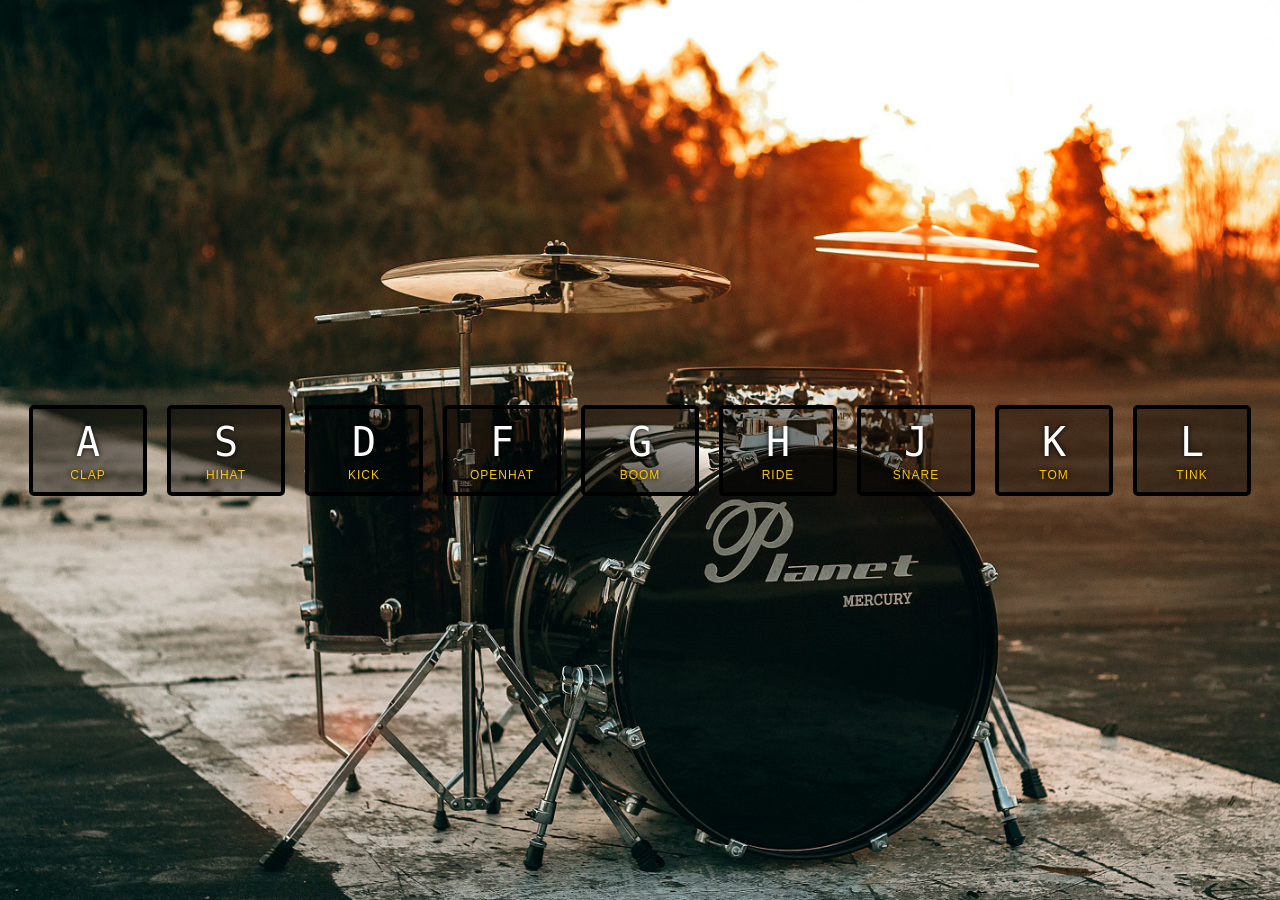
<file: Day-1 Drum Kit/index.html>
<!DOCTYPE html>
<html lang="en">

<head>
  <meta charset="UTF-8" />
  <title>JS Drum Kit</title>
  <link rel="stylesheet" href="style.css" />
  <link rel="icon" href="https://fav.farm/🔥" />
</head>

<body>
  <div class="keys">
    <div data-key="65" class="key">
      <kbd>A</kbd>
      <span class="sound">clap</span>
    </div>
    <div data-key="83" class="key">
      <kbd>S</kbd>
      <span class="sound">hihat</span>
    </div>
    <div data-key="68" class="key">
      <kbd>D</kbd>
      <span class="sound">kick</span>
    </div>
    <div data-key="70" class="key">
      <kbd>F</kbd>
      <span class="sound">openhat</span>
    </div>
    <div data-key="71" class="key">
      <kbd>G</kbd>
      <span class="sound">boom</span>
    </div>
    <div data-key="72" class="key">
      <kbd>H</kbd>
      <span class="sound">ride</span>
    </div>
    <div data-key="74" class="key">
      <kbd>J</kbd>
      <span class="sound">snare</span>
    </div>
    <div data-key="75" class="key">
      <kbd>K</kbd>
      <span class="sound">tom</span>
    </div>
    <div data-key="76" class="key">
      <kbd>L</kbd>
      <span class="sound">tink</span>
    </div>
  </div>

  <audio data-key="65" src="sounds/clap.wav"></audio>
  <audio data-key="83" src="sounds/hihat.wav"></audio>
  <audio data-key="68" src="sounds/kick.wav"></audio>
  <audio data-key="70" src="sounds/openhat.wav"></audio>
  <audio data-key="71" src="sounds/boom.wav"></audio>
  <audio data-key="72" src="sounds/ride.wav"></audio>
  <audio data-key="74" src="sounds/snare.wav"></audio>
  <audio data-key="75" src="sounds/tom.wav"></audio>
  <audio data-key="76" src="sounds/tink.wav"></audio>

  <script>
    function removeTransition(e) {
    if (e.propertyName !== 'transform') return;
    e.target.classList.remove('playing');
  }

  function playSoundFromKeyCode(keyCode) {
    const audio = document.querySelector(`audio[data-key="${keyCode}"]`);
    const key = document.querySelector(`div[data-key="${keyCode}"]`);
    if (!audio) return;

    key.classList.add('playing');
    audio.currentTime = 0;
    audio.play();
  }

  function playSound(e) {
    playSoundFromKeyCode(e.keyCode);
  }

  function handleClick(e) {
    const keyElement = e.currentTarget;
    const keyCode = keyElement.getAttribute('data-key');
    playSoundFromKeyCode(keyCode);
  }

  const keys = Array.from(document.querySelectorAll('.key'));
  keys.forEach(key => {
    key.addEventListener('transitionend', removeTransition);
    key.addEventListener('click', handleClick); // Add click support
  });

  window.addEventListener('keydown', playSound);
  </script>
</body>

</html>
</file>
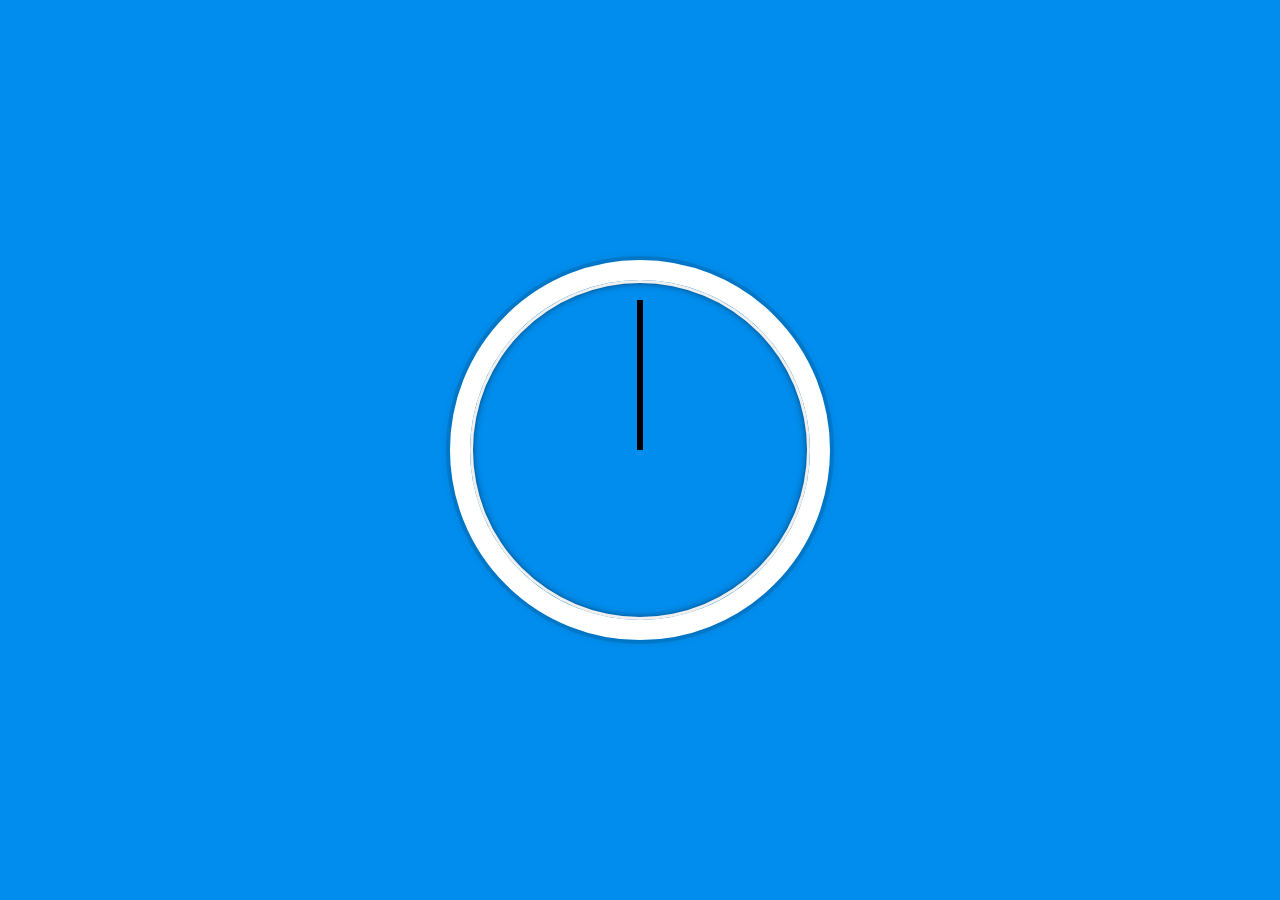
<file: Day-2 CSS + JS Clock/index.html>
<!DOCTYPE html>
<html lang="en">
<head>
  <meta charset="UTF-8">
  <title>JS + CSS Clock</title>
  <link rel="icon" href="https://fav.farm/🔥" />
</head>
<body>


    <div class="clock">
      <div class="clock-face">
        <div class="hand hour-hand"></div>
        <div class="hand min-hand"></div>
        <div class="hand second-hand"></div>
      </div>
    </div>


  <style>
    html {
      background: #018DED url(https://unsplash.it/1500/1000?image=881&blur=5);
      background-size: cover;
      font-family: 'helvetica neue';
      text-align: center;
      font-size: 10px;
    }

    body {
      margin: 0;
      font-size: 2rem;
      display: flex;
      flex: 1;
      min-height: 100vh;
      align-items: center;
    }

    .clock {
      width: 30rem;
      height: 30rem;
      border: 20px solid white;
      border-radius: 50%;
      margin: 50px auto;
      position: relative;
      padding: 2rem;
      box-shadow:
        0 0 0 4px rgba(0,0,0,0.1),
        inset 0 0 0 3px #EFEFEF,
        inset 0 0 10px black,
        0 0 10px rgba(0,0,0,0.2);
    }

    .clock-face {
      position: relative;
      width: 100%;
      height: 100%;
      transform: translateY(-3px); /* account for the height of the clock hands */
    }

    .hand {
      width: 50%;
      height: 6px;
      background: black;
      position: absolute;
      top: 50%;
      transform-origin: 100%;
      transform: rotate(90deg);
      transition: all 0.05s;
      transition-timing-function: cubic-bezier(0.1, 2.7, 0.58, 1);
    }

  </style>

  <script>
    const secondHand = document.querySelector('.second-hand');
    const minsHand = document.querySelector('.min-hand');
    const hoursHand = document.querySelector('.hour-hand');

    function setDate() {
      const now = new Date();
      const seconds = now.getSeconds();
      const secondsDegrees = ((seconds / 60) * 360) + 90;
      secondHand.style.transform = `rotate(${secondsDegrees}deg)`;

      const minutes = now.getMinutes();
      const minsDegrees = ((minutes / 60) * 360) + ((seconds/60)*6) + 90;
      minsHand.style.transform = `rotate(${minsDegrees}deg)`;

      const hour = now.getHours();
      const hoursDegrees = ((hour / 12) * 360) + ((minutes/60)*30) + 90;
      hoursHand.style.transform = `rotate(${hoursDegrees}deg)`;
      //console.log(seconds);
    }

    setInterval(setDate, 1000);

  </script>
</body>
</html>
</file>
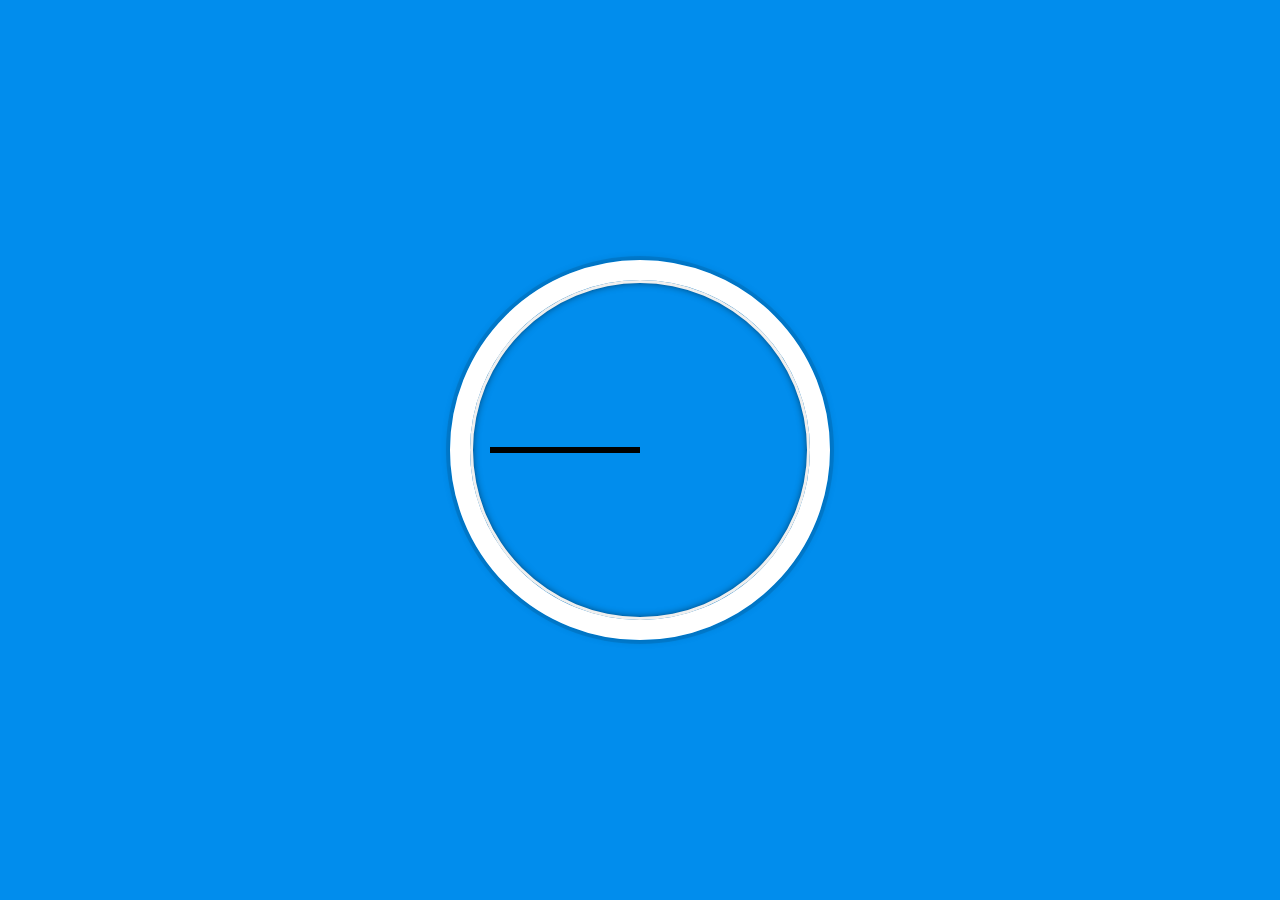
<file: Day-2 JS+CSS/index.html>
<!DOCTYPE html>
<html lang="en">
<head>
  <meta charset="UTF-8">
  <title>JS + CSS Clock</title>
  <link rel="icon" href="https://fav.farm/🔥" />
</head>
<body>


    <div class="clock">
      <div class="clock-face">
        <div class="hand hour-hand"></div>
        <div class="hand min-hand"></div>
        <div class="hand second-hand"></div>
      </div>
    </div>


  <style>
    html {
      background: #018DED url(https://unsplash.it/1500/1000?image=881&blur=5);
      background-size: cover;
      font-family: 'helvetica neue';
      text-align: center;
      font-size: 10px;
    }

    body {
      margin: 0;
      font-size: 2rem;
      display: flex;
      flex: 1;
      min-height: 100vh;
      align-items: center;
    }

    .clock {
      width: 30rem;
      height: 30rem;
      border: 20px solid white;
      border-radius: 50%;
      margin: 50px auto;
      position: relative;
      padding: 2rem;
      box-shadow:
        0 0 0 4px rgba(0,0,0,0.1),
        inset 0 0 0 3px #EFEFEF,
        inset 0 0 10px black,
        0 0 10px rgba(0,0,0,0.2);
    }

    .clock-face {
      position: relative;
      width: 100%;
      height: 100%;
      transform: translateY(-3px); /* account for the height of the clock hands */
    }

    .hand {
      width: 50%;
      height: 6px;
      background: black;
      position: absolute;
      top: 50%;
    }

  </style>

  <script>


  </script>
</body>
</html>
</file>
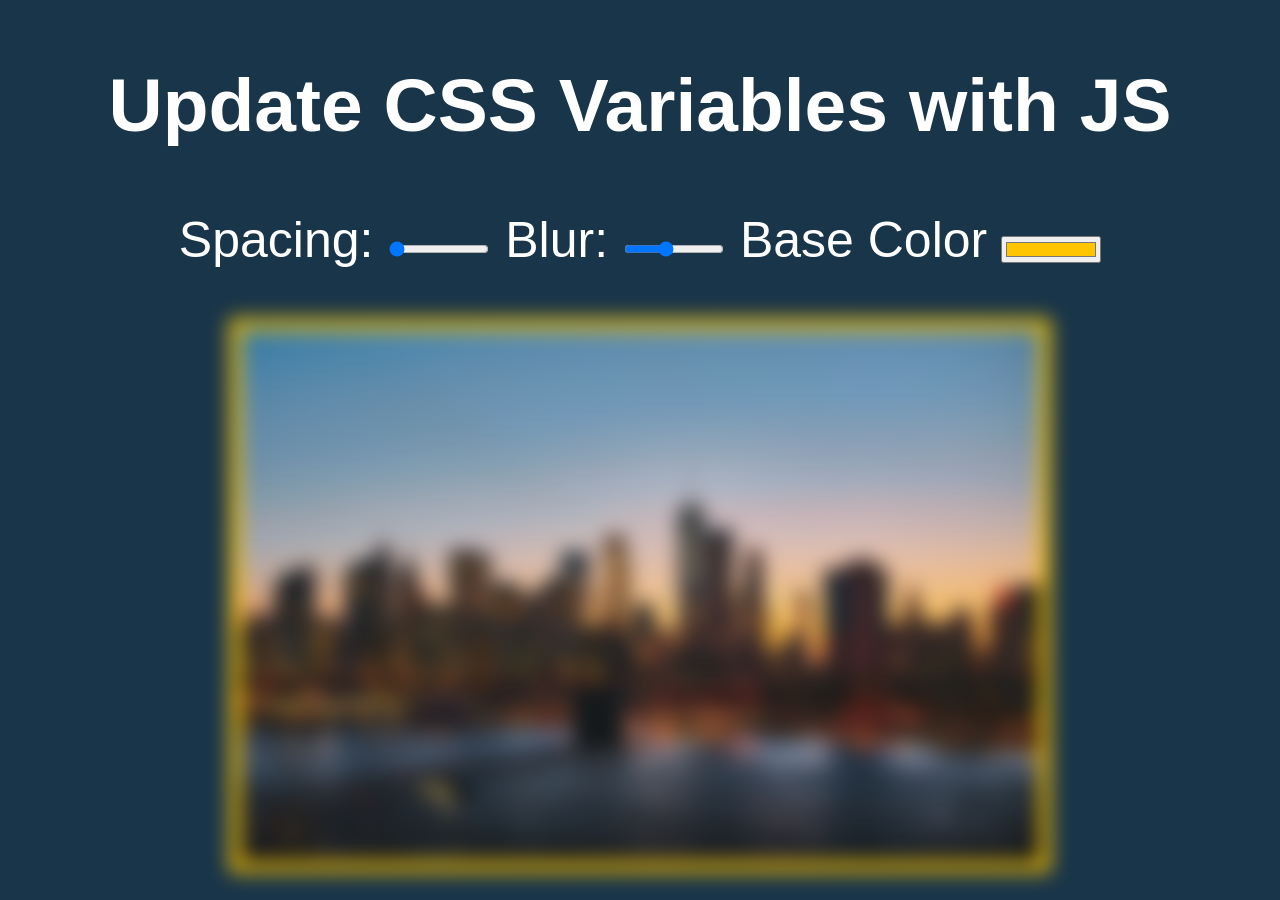
<file: Day-3 CSS Variables/index.html>
<!DOCTYPE html>
<html lang="en">
<head>
  <meta charset="UTF-8">
  <title>Scoped CSS Variables and JS</title>
  <link rel="icon" href="https://fav.farm/🔥" />
</head>
<body>
  <h2>Update CSS Variables with <span class='hl'>JS</span></h2>

  <div class="controls">
    <label for="spacing">Spacing:</label>
    <input id="spacing" type="range" name="spacing" min="10" max="200" value="10" data-sizing="px">

    <label for="blur">Blur:</label>
    <input id="blur" type="range" name="blur" min="0" max="25" value="10" data-sizing="px">

    <label for="base">Base Color</label>
    <input id="base" type="color" name="base" value="#ffc600">
  </div>

  <img src="./img.jpg">

  <style>

    :root {
        --base: #ffc600;
        --spacing: 10px;
        --blur: 10px;
    }

    img {
        padding: var(--spacing);
        background: var(--base);
        filter: blur(var(--blur));
    }

    .h1 {
        color: var(--base);
    }

    /*
      misc styles, nothing to do with CSS variables
    */

    body {
      text-align: center;
      background: #193549;
      color: white;
      font-family: 'helvetica neue', sans-serif;
      font-weight: 100;
      font-size: 50px;
    }

    .controls {
      margin-bottom: 50px;
    }

    input {
      width: 100px;
    }
  </style>

  <script>
    const inputs = document.querySelectorAll('.controls input');

    function handleUpdate() {
        const suffix = this.dataset.sizing || '';
        document.documentElement.style.setProperty(`--${this.name}`, this.value + suffix);
    }

    inputs.forEach(input => input.addEventListener('change', handleUpdate))
    inputs.forEach(input => input.addEventListener('mousemove', handleUpdate));
  </script>

</body>
</html>
</file>
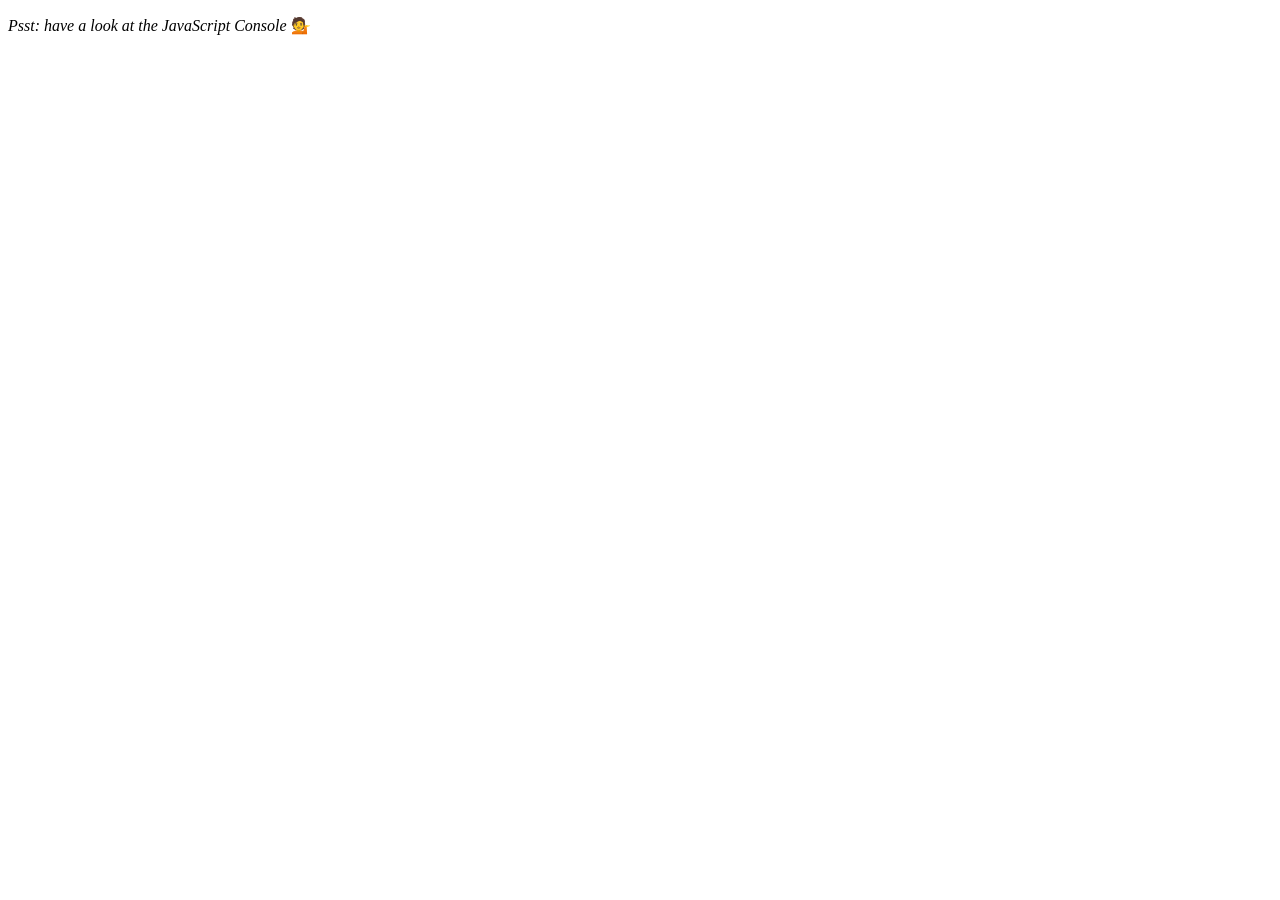
<file: Day-4 Array Cardio Day 1/index.html>
<!DOCTYPE html>
<html lang="en">
<head>
  <meta charset="UTF-8">
  <title>Array Cardio 💪</title>
  <link rel="icon" href="https://fav.farm/🔥" />
</head>
<body>
  <p><em>Psst: have a look at the JavaScript Console</em> 💁</p>
  <script>
    // Get your shorts on - this is an array workout!
    // ## Array Cardio Day 1

    // Some data we can work with

    const inventors = [
      { first: 'Albert', last: 'Einstein', year: 1879, passed: 1955 },
      { first: 'Isaac', last: 'Newton', year: 1643, passed: 1727 },
      { first: 'Galileo', last: 'Galilei', year: 1564, passed: 1642 },
      { first: 'Marie', last: 'Curie', year: 1867, passed: 1934 },
      { first: 'Johannes', last: 'Kepler', year: 1571, passed: 1630 },
      { first: 'Nicolaus', last: 'Copernicus', year: 1473, passed: 1543 },
      { first: 'Max', last: 'Planck', year: 1858, passed: 1947 },
      { first: 'Katherine', last: 'Blodgett', year: 1898, passed: 1979 },
      { first: 'Ada', last: 'Lovelace', year: 1815, passed: 1852 },
      { first: 'Sarah E.', last: 'Goode', year: 1855, passed: 1905 },
      { first: 'Lise', last: 'Meitner', year: 1878, passed: 1968 },
      { first: 'Hanna', last: 'Hammarström', year: 1829, passed: 1909 }
    ];

    const people = [
      'Bernhard, Sandra', 'Bethea, Erin', 'Becker, Carl', 'Bentsen, Lloyd', 'Beckett, Samuel', 'Blake, William', 'Berger, Ric', 'Beddoes, Mick', 'Beethoven, Ludwig',
      'Belloc, Hilaire', 'Begin, Menachem', 'Bellow, Saul', 'Benchley, Robert', 'Blair, Robert', 'Benenson, Peter', 'Benjamin, Walter', 'Berlin, Irving',
      'Benn, Tony', 'Benson, Leana', 'Bent, Silas', 'Berle, Milton', 'Berry, Halle', 'Biko, Steve', 'Beck, Glenn', 'Bergman, Ingmar', 'Black, Elk', 'Berio, Luciano',
      'Berne, Eric', 'Berra, Yogi', 'Berry, Wendell', 'Bevan, Aneurin', 'Ben-Gurion, David', 'Bevel, Ken', 'Biden, Joseph', 'Bennington, Chester', 'Bierce, Ambrose',
      'Billings, Josh', 'Birrell, Augustine', 'Blair, Tony', 'Beecher, Henry', 'Biondo, Frank'
    ];
    
    // Array.prototype.filter()
    // 1. Filter the list of inventors for those who were born in the 1500's

    // const fifteen = inventors.filter(function(inventor) {
    //     if(inventor.year >= 1500 && inventor.year < 1600) {
    //         return true;
    //     }
    // });

    const fifteen = inventors.filter(inventor => (inventor.year >= 1500 && inventor.year < 1600))

    console.table(fifteen);

    // Array.prototype.map()
    // 2. Give us an array of the inventors first and last names
    const fullNames = inventors.map(inventor => `${inventor.first} ${inventor.last}`);
    console.log(fullNames);

    // Array.prototype.sort()
    // 3. Sort the inventors by birthdate, oldest to youngest
    // const ordered = inventors.sort(function(a, b) {
    //     if(a.year > b.year) return 1;
    //     return -1;
    // })

    const ordered = inventors.sort((a,b) => a.year > b.year ? 1 : -1);
    console.table(ordered);

    // Array.prototype.reduce()
    // 4. How many years did all the inventors live all together?
    const totalYears = inventors.reduce((total, inventor) => {
        return total + (inventor.passed)
    })

    // 5. Sort the inventors by years lived
    const oldest = inventors.sort(function(a, b) {
      const lastInventor = a.passed - a.year;
      const nextInventor = b.passed - b.year;
      return lastInventor > nextInventor ? -1 : 1;
    })
    console.table(oldest);

    // 6. create a list of Boulevards in Paris that contain 'de' anywhere in the name
    // https://en.wikipedia.org/wiki/Category:Boulevards_in_Paris
    // const category = document.querySelector('.mw-category');
    // const links = Array.from(category.querySelectorAll('a'));
    // const de = links
    //             .map(link => link.textContent)
    //             .filter(streetName => streetName.includes('de'));

    // 7. sort Exercise
    // Sort the people alphabetically by last name
    const alpha = people.sort((lastOne, nextOne) => {
      const [aLast, aFirst] = lastOne.split(', ');
      const [bLast, bFirst] = nextOne.split(', ');
      return aLast > bLast ? 1 : -1;
    })
    console.log(alpha)

    // 8. Reduce Exercise
    // Sum up the instances of each of these
    const data = ['car', 'car', 'truck', 'truck', 'bike', 'walk', 'car', 'van', 'bike', 'walk', 'car', 'van', 'car', 'truck' ];

    const transportation = data.reduce(function(obj, item) {
      if (!obj[item]) {
        obj[item] = 0;
      }
      obj[item]++;
      return obj;
    }, {});
    console.log(transportation)

  </script>
</body>
</html>
</file>
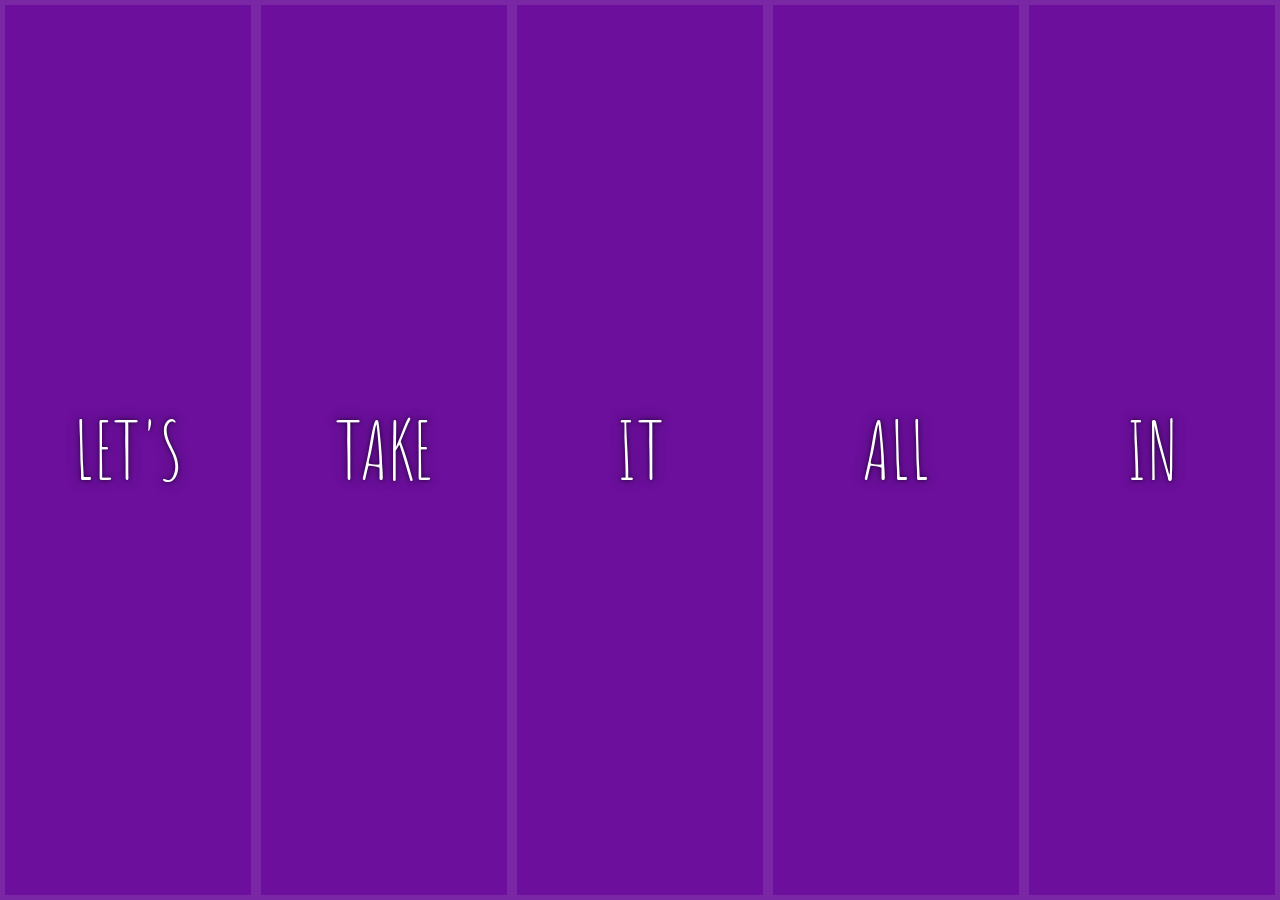
<file: Day-5 Flex Panels Imgae Gallery/index.html>
<!DOCTYPE html>
<html lang="en">
  <head>
    <meta charset="UTF-8" />
    <title>Flex Panels 💪</title>
    <link
      href="https://fonts.googleapis.com/css?family=Amatic+SC"
      rel="stylesheet"
      type="text/css"
    />
    <link rel="icon" href="https://fav.farm/🔥" />
  </head>
  <body>
    <style>
      html {
        box-sizing: border-box;
        background: #ffc600;
        font-family: "helvetica neue";
        font-size: 20px;
        font-weight: 200;
      }

      body {
        margin: 0;
      }

      *,
      *:before,
      *:after {
        box-sizing: inherit;
      }

      .panels {
        min-height: 100vh;
        overflow: hidden;
        display: flex;
      }

      .panel {
        background: #6b0f9c;
        box-shadow: inset 0 0 0 5px rgba(255, 255, 255, 0.1);
        color: white;
        text-align: center;
        align-items: center;
        /* Safari transitionend event.propertyName === flex */
        /* Chrome + FF transitionend event.propertyName === flex-grow */
        transition: font-size 0.7s cubic-bezier(0.61, -0.19, 0.7, -0.11),
          flex 0.7s cubic-bezier(0.61, -0.19, 0.7, -0.11), background 0.2s;
        font-size: 20px;
        background-size: cover;
        background-position: center;
        flex: 1;
        justify-content: center;
        align-items: center;
        display: flex;
        flex-direction: column;
      }

      .panel1 {
        background-image: url(https://wallpapers.com/images/hd/1080p-winter-background-1920-x-1080-2qtcjsje6j25jj19.jpg);
      }
      .panel2 {
        background-image: url(https://images.unsplash.com/photo-1517928260182-5688aead3066?fm=jpg&q=60&w=3000&ixlib=rb-4.0.3&ixid=M3wxMjA3fDB8MHxzZWFyY2h8NHx8YXVyb3JhfGVufDB8fDB8fHww);
      }
      .panel3 {
        background-image: url(https://images.unsplash.com/photo-1465188162913-8fb5709d6d57?ixlib=rb-0.3.5&q=80&fm=jpg&crop=faces&cs=tinysrgb&w=1500&h=1500&fit=crop&s=967e8a713a4e395260793fc8c802901d);
      }
      .panel4 {
        background-image: url(https://images.unsplash.com/photo-1619148189616-013b06952c04?fm=jpg&q=60&w=3000&ixlib=rb-4.0.3&ixid=M3wxMjA3fDB8MHxzZWFyY2h8M3x8cmVkJTIwZm94fGVufDB8fDB8fHww);
      }
      .panel5 {
        background-image: url(https://images.pexels.com/photos/235725/pexels-photo-235725.jpeg);
      }

      /* Flex Children */
      .panel > * {
        margin: 0;
        width: 100%;
        transition: transform 0.5s;
        flex: 1 0 auto;
        display: flex;
        justify-content: center;
        align-items: center;
      }

      .panel > *:first-child {
        transform: translateY(-100%);
      }
      .panel.open-active > *:first-child {
        transform: translateY(0);
      }
      .panel > *:last-child {
        transform: translateY(100%);
      }
      .panel.open-active > *:last-child {
        transform: translateY(0);
      }

      .panel p {
        text-transform: uppercase;
        font-family: "Amatic SC", cursive;
        text-shadow: 0 0 4px rgba(0, 0, 0, 0.72), 0 0 14px rgba(0, 0, 0, 0.45);
        font-size: 2em;
      }

      .panel p:nth-child(2) {
        font-size: 4em;
      }

      .panel.open {
        flex: 5;
        font-size: 40px;
      }

      @media only screen and (max-width: 600px) {
        .panel p {
          font-size: 1em;
        }
      }
    </style>

    <div class="panels">
      <div class="panel panel1">
        <p>Hey</p>
        <p>Let's</p>
        <p>Dance</p>
      </div>
      <div class="panel panel2">
        <p>Give</p>
        <p>Take</p>
        <p>Receive</p>
      </div>
      <div class="panel panel3">
        <p>Experience</p>
        <p>It</p>
        <p>Today</p>
      </div>
      <div class="panel panel4">
        <p>Give</p>
        <p>All</p>
        <p>You can</p>
      </div>
      <div class="panel panel5">
        <p>Life</p>
        <p>In</p>
        <p>Motion</p>
      </div>
    </div>

    <script>
      const panels = document.querySelectorAll(".panel");

      function toggleOpen() {
        // console.log("Hello");
        this.classList.toggle("open");
      }

      function toggleActive(e) {
        // console.log(e.propertyName);
        if (e.propertyName.includes("flex")) {
          this.classList.toggle("open-active");
        }
      }

      panels.forEach((panel) => panel.addEventListener("click", toggleOpen));
      panels.forEach((panel) =>
        panel.addEventListener("transitionend", toggleActive)
      );
    </script>
  </body>
</html>
</file>
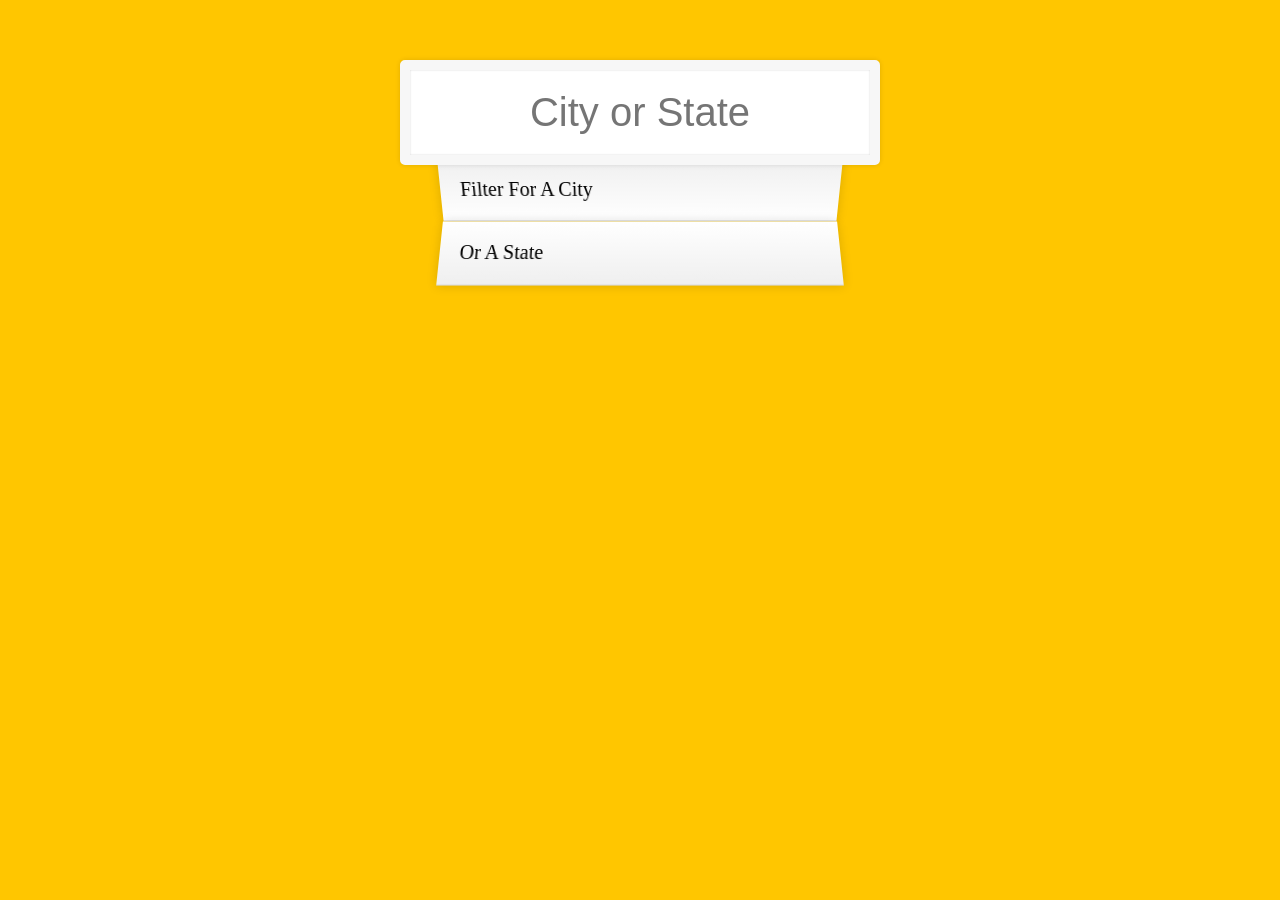
<file: Day-6 Ajax Type Ahead/index.html>
<!DOCTYPE html>
<html lang="en">
<head>
  <meta charset="UTF-8">
  <title>Type Ahead 👀</title>
  <link rel="stylesheet" href="style.css">
  <link rel="icon" href="https://fav.farm/🔥" />
</head>
<body>

  <form class="search-form">
    <input type="text" class="search" placeholder="City or State">
    <ul class="suggestions">
      <li>Filter for a city</li>
      <li>or a state</li>
    </ul>
  </form>
<script>
const endpoint = 'https://gist.githubusercontent.com/Miserlou/c5cd8364bf9b2420bb29/raw/2bf258763cdddd704f8ffd3ea9a3e81d25e2c6f6/cities.json';

const cities = [];

fetch(endpoint)
  .then(blob => blob.json())
  .then(data => cities.push(...data));

function findMatches(wordToMatch, cities) {
  return cities.filter(place => {
    const regex = new RegExp(wordToMatch, 'gi');
    return place.city.match(regex) || place.state.match(regex)
  });
}

function numberWithCommas(x) {
  return x.toString().replace(/\B(?=(\d{3})+(?!\d))/g, ',');
}

function displayMatches() {
  const matchArray = findMatches(this.value, cities);
  const html = matchArray.map(place => {
    const regex = new RegExp(this.value, 'gi');
    const cityName = place.city.replace(regex, `<span class="hl">${this.value}</span>`);
    const stateName = place.state.replace(regex, `<span class="hl">${this.value}</span>`);
    return `
      <li>
        <span class="name">${cityName}, ${stateName}</span>
        <span class="population">${numberWithCommas(place.population)}</span>
      </li>
    `;
  }).join('');
  suggestions.innerHTML = html;
}

const searchInput = document.querySelector('.search');
const suggestions = document.querySelector('.suggestions');

searchInput.addEventListener('change', displayMatches);
searchInput.addEventListener('keyup', displayMatches);

</script>
</body>
</html>
</file>
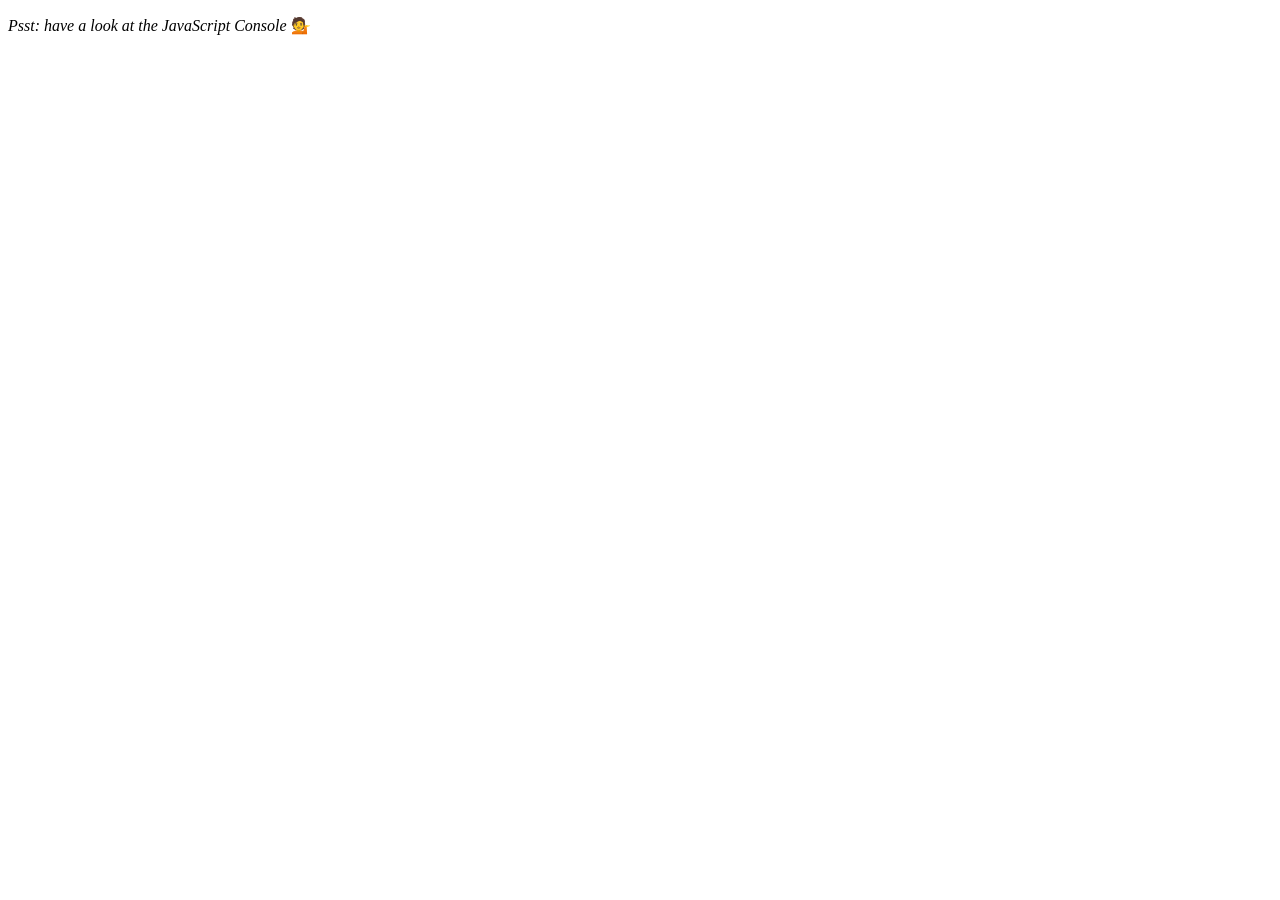
<file: Day-7 Array Cardio Day 2/index.html>
<!DOCTYPE html>
<html lang="en">
<head>
  <meta charset="UTF-8">
  <title>Array Cardio 💪💪</title>
  <link rel="icon" href="https://fav.farm/🔥" />
</head>
<body>
  <p><em>Psst: have a look at the JavaScript Console</em> 💁</p>
  <script>
    // ## Array Cardio Day 2

    const people = [
      { name: 'Wes', year: 1988 },
      { name: 'Kait', year: 1986 },
      { name: 'Irv', year: 1970 },
      { name: 'Lux', year: 2015 }
    ];

    const comments = [
      { text: 'Love this!', id: 523423 },
      { text: 'Super good', id: 823423 },
      { text: 'You are the best', id: 2039842 },
      { text: 'Ramen is my fav food ever', id: 123523 },
      { text: 'Nice Nice Nice!', id: 542328 }
    ];

    // Some and Every Checks
    // Array.prototype.some() // is at least one person 19?
    // const isAdult = people.some(function(person) {
    //   const currentYear = (new Date()).getFullYear();
    //   if(currentYear - person.year >= 19) {
    //     return true;
    //   }
    // });

    const isAdult = people.some(person => ((new Date()).getFullYear()) - person.year >= 19);

    console.log({isAdult});
    // Array.prototype.every() // is everyone 19?

    const allAdults = people.every(person => ((new Date()).getFullYear()) - person.year >= 19);
    console.log({allAdults});

    // Array.prototype.find()
    // Find is like filter, but instead returns just the one you are looking for
    // find the comment with the ID of 823423


    const comment = comments.find(comment => comment.id === 823423);

    console.log(comment);

    // Array.prototype.findIndex()
    // Find the comment with this ID
    // delete the comment with the ID of 823423
    const index = comments.findIndex(comment => comment.id === 823423);
    console.log(index);

    // comments.splice(index, 1);

    const newComments = [
      ...comments.slice(0, index),
      ...comments.slice(index + 1)
    ];


  </script>
</body>
</html>
</file>
<file: Day-1 Drum Kit/style.css>
html {
  font-size: 10px;
  background: url('./drumKit.jpeg') bottom center;
  background-size: cover;
}

body,html {
  margin: 0;
  padding: 0;
  font-family: sans-serif;
}

.keys {
  display: flex;
  flex: 1;
  min-height: 100vh;
  align-items: center;
  justify-content: center;
}

.key {
  border: .4rem solid black;
  border-radius: .5rem;
  margin: 1rem;
  font-size: 1.5rem;
  padding: 1rem .5rem;
  transition: all .07s ease;
  width: 10rem;
  text-align: center;
  color: white;
  background: rgba(0,0,0,0.4);
  text-shadow: 0 0 .5rem black;
}

.playing {
  transform: scale(1.1);
  border-color: #ffc600;
  box-shadow: 0 0 1rem #ffc600;
}

kbd {
  display: block;
  font-size: 4rem;
}

.sound {
  font-size: 1.2rem;
  text-transform: uppercase;
  letter-spacing: .1rem;
  color: #ffc600;
}
</file>
<file: Day-6 Ajax Type Ahead/style.css>
html {
    box-sizing: border-box;
    background: #ffc600;
    font-family: 'helvetica neue';
    font-size: 20px;
    font-weight: 200;
  }
  
  *, *:before, *:after {
    box-sizing: inherit;
  }
  
  input {
    width: 100%;
    padding: 20px;
  }
  
  .search-form {
    max-width: 400px;
    margin: 50px auto;
  }
  
  input.search {
    margin: 0;
    text-align: center;
    outline: 0;
    border: 10px solid #F7F7F7;
    width: 120%;
    left: -10%;
    position: relative;
    top: 10px;
    z-index: 2;
    border-radius: 5px;
    font-size: 40px;
    box-shadow: 0 0 5px rgba(0, 0, 0, 0.12), inset 0 0 2px rgba(0, 0, 0, 0.19);
  }
  
  .suggestions {
    margin: 0;
    padding: 0;
    position: relative;
    /*perspective: 20px;*/
  }
  
  .suggestions li {
    background: white;
    list-style: none;
    border-bottom: 1px solid #D8D8D8;
    box-shadow: 0 0 10px rgba(0, 0, 0, 0.14);
    margin: 0;
    padding: 20px;
    transition: background 0.2s;
    display: flex;
    justify-content: space-between;
    text-transform: capitalize;
  }
  
  .suggestions li:nth-child(even) {
    transform: perspective(100px) rotateX(3deg) translateY(2px) scale(1.001);
    background: linear-gradient(to bottom,  #ffffff 0%,#EFEFEF 100%);
  }
  
  .suggestions li:nth-child(odd) {
    transform: perspective(100px) rotateX(-3deg) translateY(3px);
    background: linear-gradient(to top,  #ffffff 0%,#EFEFEF 100%);
  }
  
  span.population {
    font-size: 15px;
  }
  
  .hl {
    background: #ffc600;
  }
</file>
